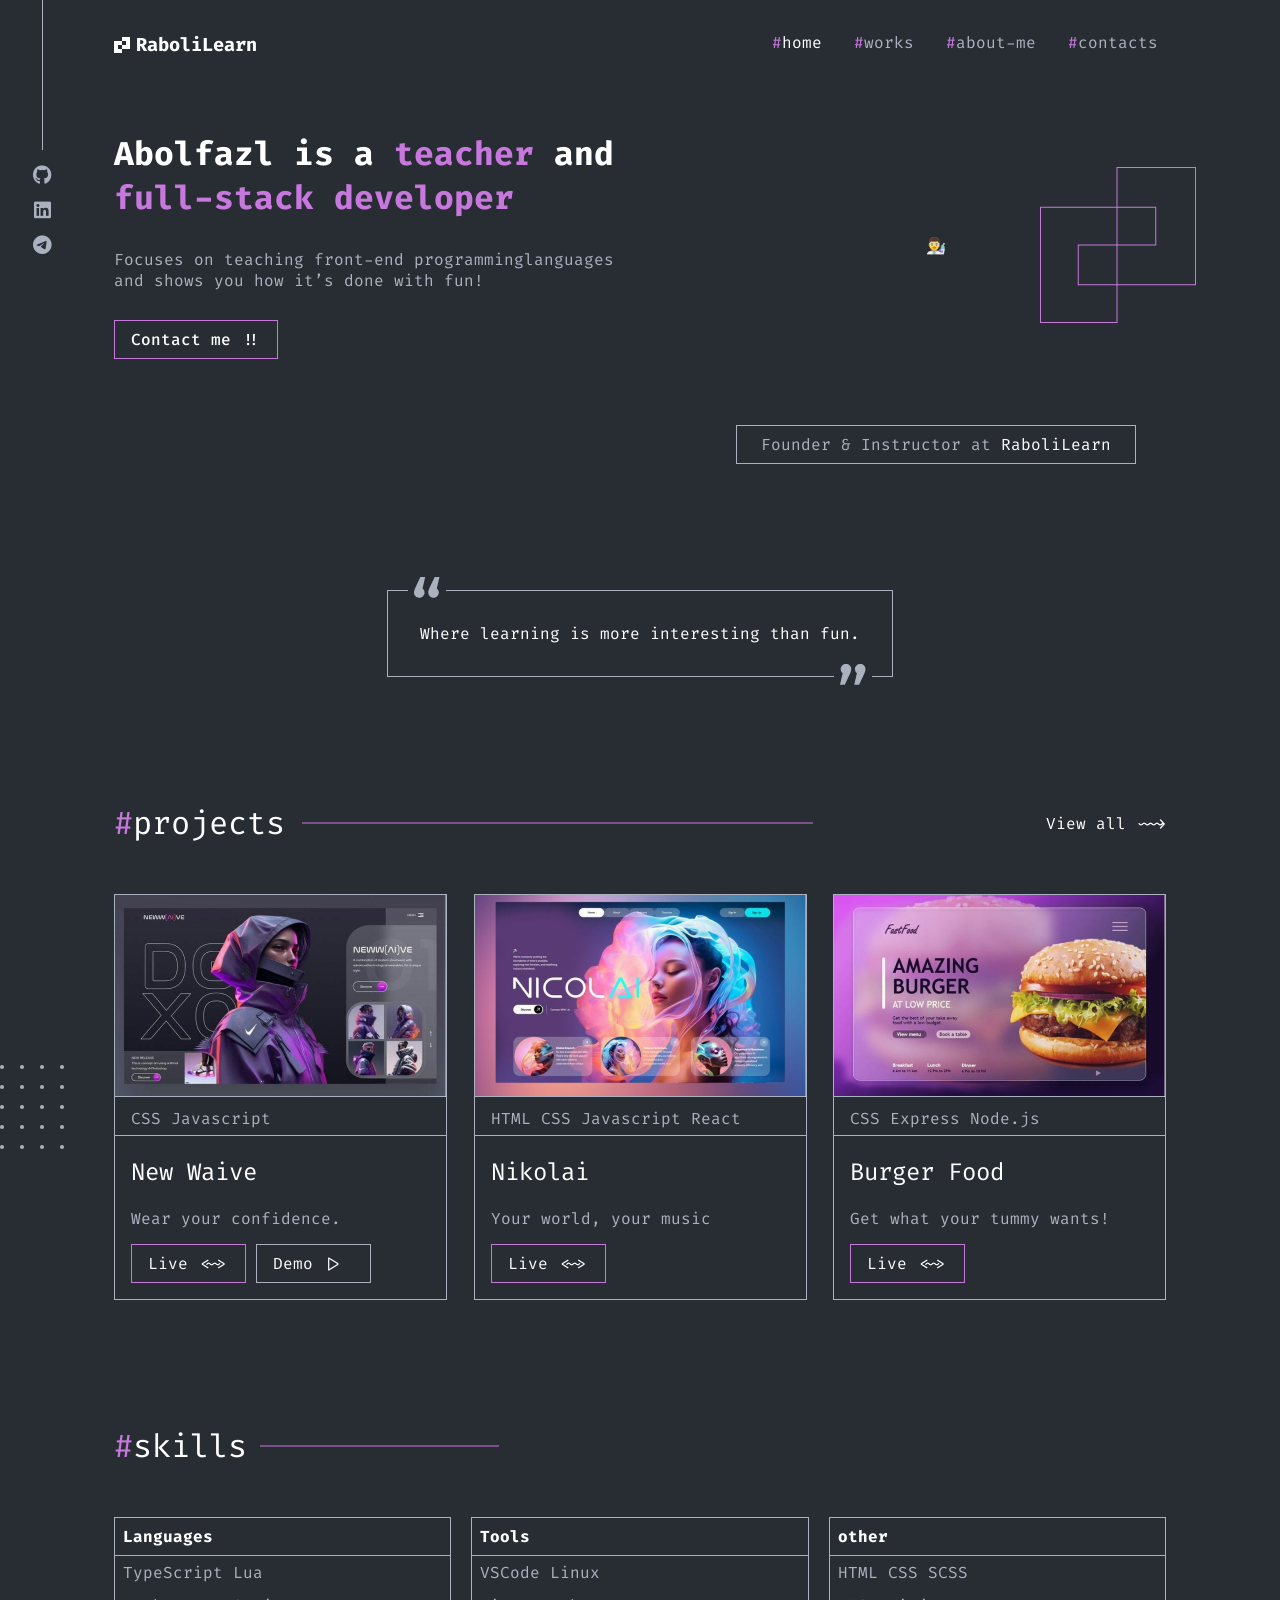
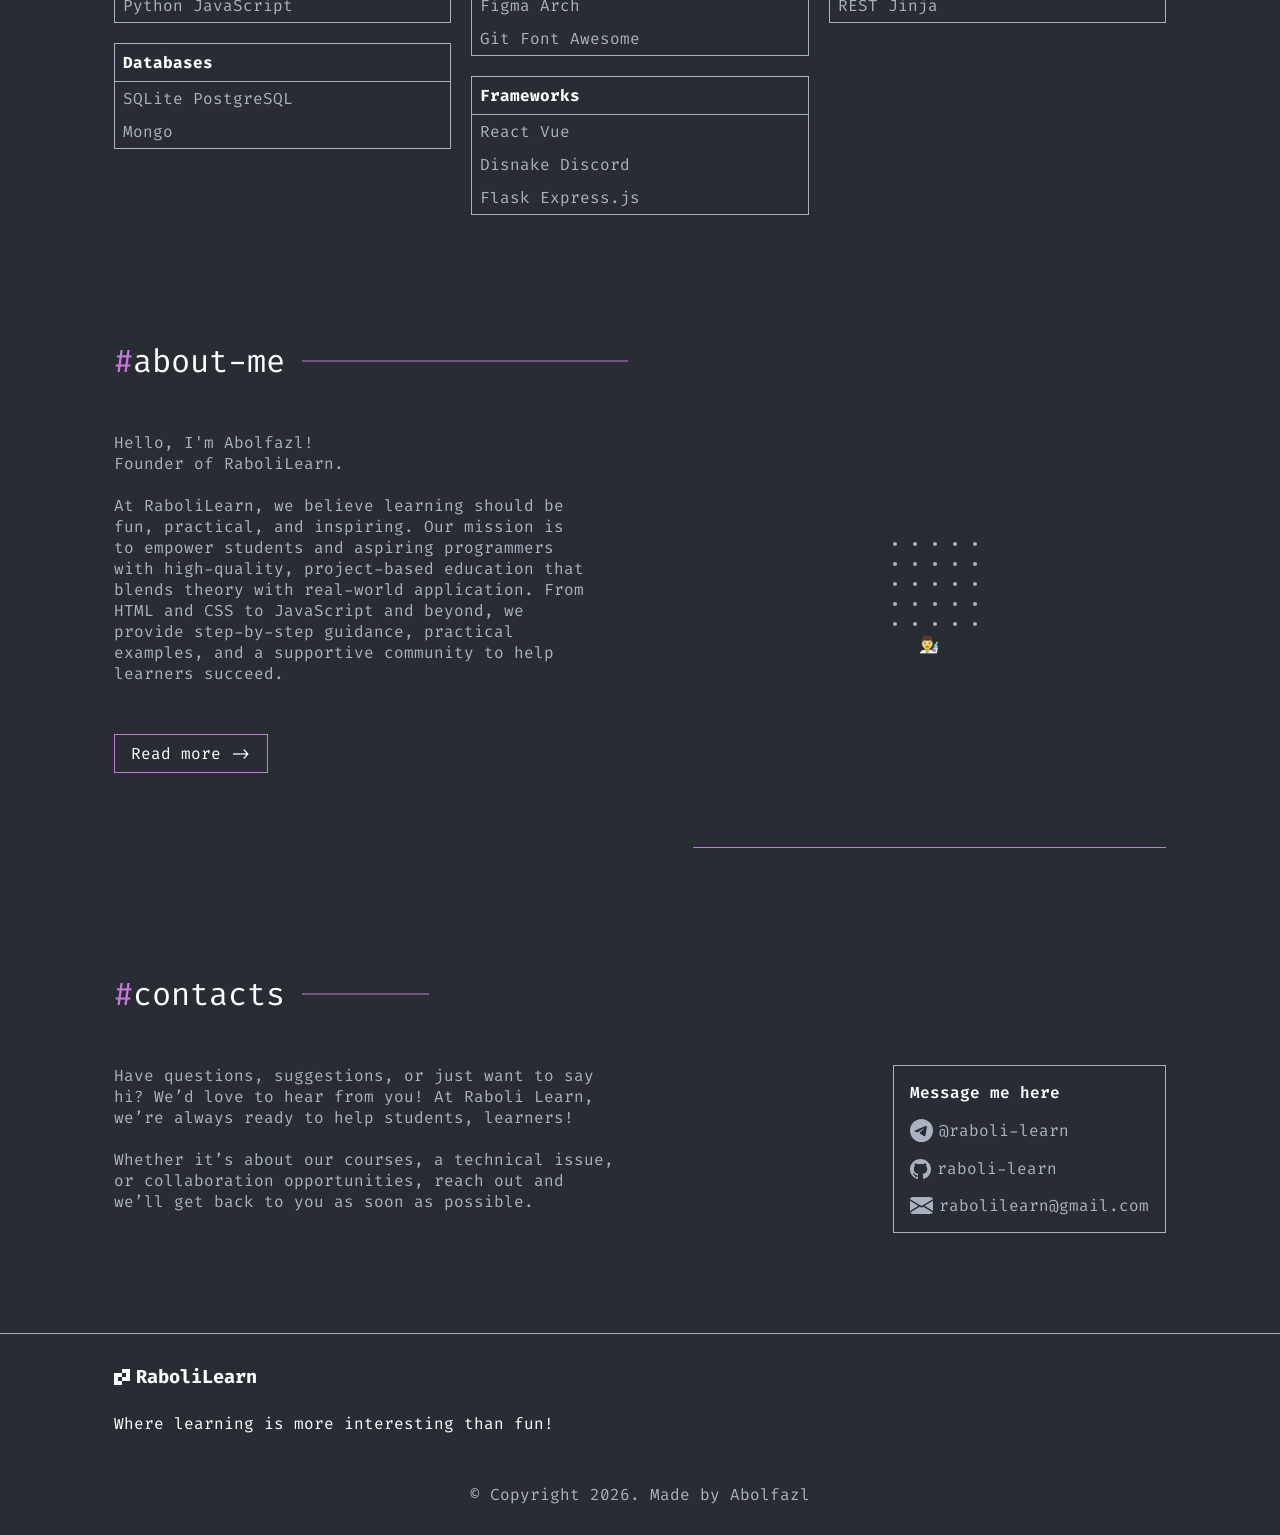
<file: index.html>
<!DOCTYPE html>
<html lang="en" scr>
  <head>
    <meta charset="UTF-8">
    <meta name="viewport" content="width=device-width, initial-scale=1.0">
    <title>Portfolio</title>
    <link rel="stylesheet" href="https://cdnjs.cloudflare.com/ajax/libs/font-awesome/6.5.2/css/all.min.css"
    crossorigin="anonymous" referrerpolicy="no-referrer">
    <link rel="stylesheet" href="./css/style.css">
    <link rel="stylesheet" href="./css/reset.css">
  </head>
  <body>
    <!--------------------------------header------------------------->
    <header class="main-header">
      <div class="main-container">
        <div class="logo-wrapper">
          <img src="./assets/images/Logo.png" alt="logo">
          <h3>RaboliLearn</h3>
        </div>
        <nav class="nav-container">
          <ul class="nav-list">
            <li>
              <a href="#" class="nav-links active">
                <span class="sharp">#</span>home
              </a>
            </li>
            <li>
              <a href="./pages/projects.html" class="nav-links">
                <span class="sharp">#</span>works
              </a>
            </li>
            <li>
              <a href="./pages/about.html" class="nav-links">
                <span class="sharp">#</span>about-me
              </a>
            </li>
            <li>
              <a href="./pages/contacts.html" class="nav-links">
                <span class="sharp">#</span>contacts
              </a>
            </li>
          </ul>
        </nav>
      </div>
      <div class="platforms">
        <div class="line"></div>
        <ul class="platforms-list">
          <li><a href="https://github.com/Raboli/"><i class="fa-brands fa-github"></i></a></li>
          <li><a href="https://www.linkedin.com/in/abolfazl-rabiei-b2b26b393/"><i class="fa-brands fa-linkedin"></i></a></li>
          <li><a href="https://t.me/AR_nokia"><i class="fa-brands fa-telegram"></i></a></li>
        </ul>
      </div>
    </header>
    <!-- -----------------------------main------------------------ -->
    <main>
      <div class="main-container">
        <div class="info-banner-container">
          <section class="info">
            <h2 class="banner-title">Abolfazl is a <span
                class="highlight">teacher</span> and <span
                class="highlight">full-stack developer</span>
            </h2>
            <p class="banner-text">
              Focuses on teaching front-end programminglanguages and shows you
              how
              it’s done with fun!
            </p>
            <a href="#" class="banner-link">Contact me !!</a>
          </section>
          <section class="pic">
            <p>👨‍🔬</p>
            <img src="./assets/images/shekl.png" alt="shekl">
            <div class="founder">
              Founder & Instructor at <span
                class="white-highlight">RaboliLearn</span>
            </div>
          </section>
        </div>
        <div class="quot">
          Where learning is more interesting than fun.
          <div class="quot-mark right"><img src="./assets/images/“.svg"
              alt></div>
          <div class="quot-mark left"><img src="./assets/images/“2.svg"
              alt></div>
        </div>
        <div class="projects-container" id="projects">
          <div class="projects-title">
            <p>projects</p>
            <a href="#" class="viewall">View all ~~></a>
          </div>
          <div class="projects">
            <section class="project">
              <img src="./assets/images/Rectangle 22.jpg" alt>
              <div class="ingradients">CSS Javascript</div>
              <div class="details">
                <h4>New Waive</h4>
                <p>Wear your confidence.</p>
                <a href="#" class="btn">Live <~></a>
                <a href="#" class="btn gray">Demo |></a>
              </div>
            </section>
            <section class="project">
              <img src="./assets/images/Rectangle 23.jpg" alt>
              <div class="ingradients">HTML CSS Javascript React</div>
              <div class="details">
                <h4>Nikolai</h4>
                <p>Your world, your music</p>
                <a href="#" class="btn">Live <~></a>
              </div>
            </section>
            <section class="project">
              <img src="./assets/images/Rectangle 24.jpg" alt>
              <div class="ingradients">CSS Express Node.js</div>
              <div class="details">
                <h4>Burger Food</h4>
                <p>Get what your tummy wants!</p>
                <a href="#" class="btn">Live <~></a>
              </div>
            </section>
          </div>
        </div>
        <p class="skills-title">skills</p>
        <div class="skills-container">
          <div class="column">
            <div class="skills">
              <h4 class="skill-field">Languages</h4>
              <p>TypeScript Lua</p>
              <p>Python JavaScript</p>
            </div>
            <div class="skills">
              <h4 class="skill-field">Databases</h4>
              <p>SQLite PostgreSQL</p>
              <p>Mongo</p>
            </div>
          </div>
          <div class="column">
            <div class="skills">
              <h4 class="skill-field">Tools</h4>
              <p>VSCode Linux</p>
              <p>Figma Arch</p>
              <p>Git Font Awesome</p>
            </div>
            <div class="skills">
              <h4 class="skill-field">Frameworks</h4>
              <p>React Vue</p>
              <p>Disnake Discord</p>
              <p>Flask Express.js</p>
            </div>
          </div>
          <div class="column">
            <div class="skills">
              <h4 class="skill-field">other</h4>
              <p>HTML CSS SCSS</p>
              <p>REST Jinja</p>
            </div>
          </div>
        </div>
        <div class="about-me-container" id="about-me">
          <div class="about-me-txt">
            <p class="about-me-title">about-me</p>
            <p class="about-me-detailes-first">
              Hello, I'm Abolfazl!<br>Founder of RaboliLearn.
            </p>
            <br>
            <p class="about-me-detailes-second">
              At RaboliLearn, we believe learning should be fun, practical, and
              inspiring. Our mission is to empower students and aspiring
              programmers with high-quality, project-based education that blends
              theory with real-world application. From HTML and CSS to
              JavaScript and beyond, we provide step-by-step guidance, practical
              examples, and a supportive community to help learners succeed.
            </p>
            <a href="#" class="more">Read more -></a>
          </div>
          <div class="about-me-pic">
            👨‍🔬
            <img src="./assets/images/Frame 29.svg" alt>
          </div>
        </div>
        <p class="contacts-title">contacts</p>
        <div class="contacts-container" id="contacts">
          <p class="contacts-txt">
            Have questions, suggestions, or just want to say hi? We’d love to
            hear from you! At Raboli Learn, we’re always ready to help students,
            learners!<br><br>

            Whether it’s about our courses, a technical issue, or collaboration
            opportunities, reach out and we’ll get back to you as soon as
            possible.
          </p>
          <div class="contacts-platform">
            <p class="h5">Message me here</p>
            <a class="contacts-id" href="https://t.me/AR_nokia"
              target="_blank"><img
                src="./assets/images/Vector.svg" class="icon"><span
                class="id">@raboli-learn</span></a>
            <a class="contacts-id" href="https://github.com/Raboli/"
              target="_blank"><img
                src="./assets/images/Vector-git.svg" class="icon" alt><span
                class="id">raboli-learn</span></a>
            <a class="contacts-id" href="mailto:Abol13871399@gmail.com"
              target="_blank"><img
                src="./assets/images/Vector-gmail.svg" alt><span
                class="id">rabolilearn@gmail.com</span></a>
          </div>
        </div>
      </div>
      <img src="./assets/images/Frame 29.svg" class="pattern">
    </main>
    <!-- -----------------------------footer---------------------- -->
    <footer>
      <div class="footer-container">
        <div class="logo-wrapper">
          <img src="./assets/images/Logo.png" alt="logo">
          <h3>RaboliLearn</h3>
        </div>
        <p class="sentence">Where learning is more interesting than fun!</p>
        <p class="copyright">© Copyright 2026. Made by Abolfazl</p>
      </div>
    </footer>
  </body>
</html>
</file>
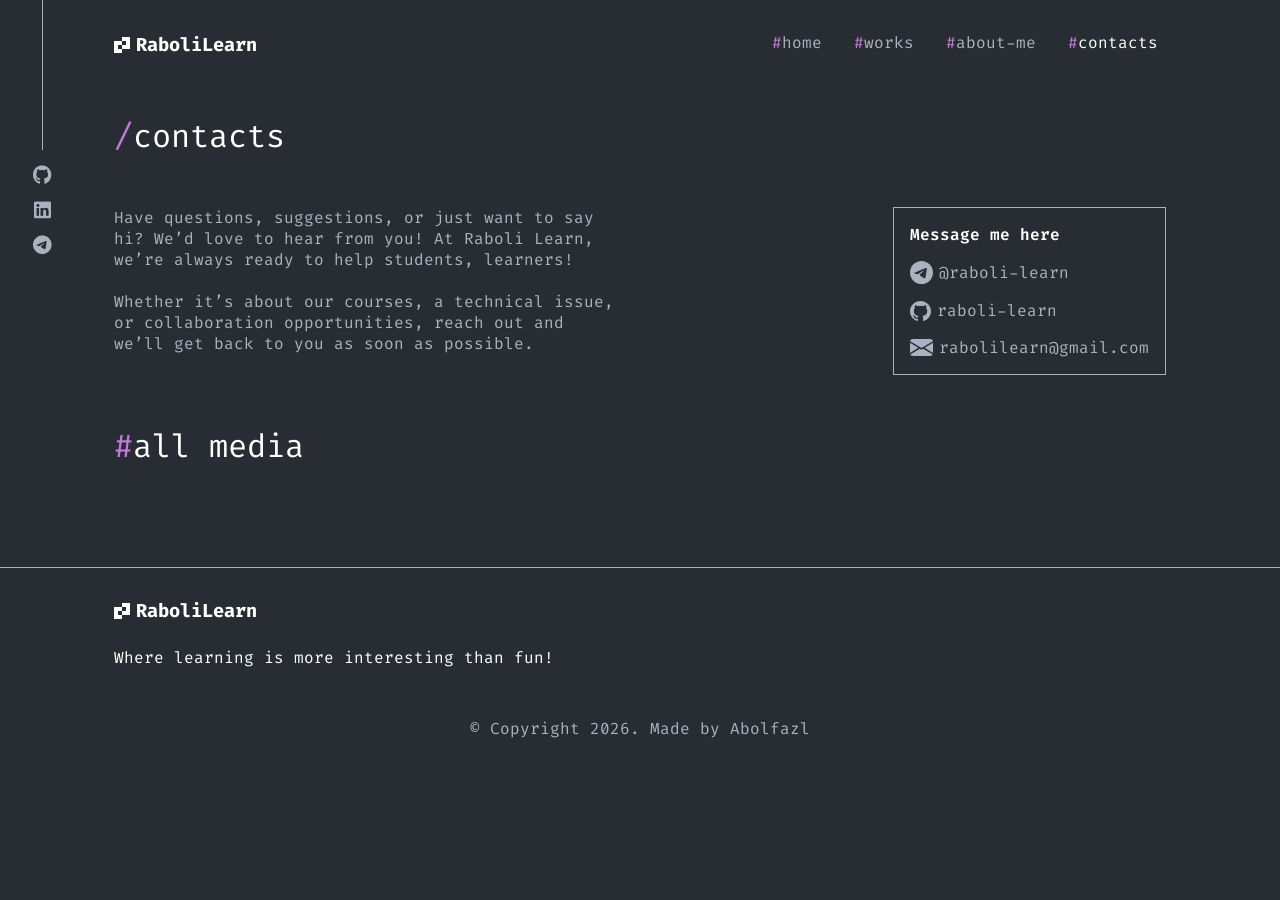
<file: pages/contacts.html>
<!DOCTYPE html>
<html lang="en">
  <head>
    <meta charset="UTF-8">
    <meta name="viewport" content="width=device-width, initial-scale=1.0">
    <title>Contacts</title>
    <link rel="stylesheet"
      href="https://cdnjs.cloudflare.com/ajax/libs/font-awesome/6.5.2/css/all.min.css"
      crossorigin="anonymous" referrerpolicy="no-referrer">
    <link rel="stylesheet" href="../css/contacts.css">
    <link rel="stylesheet" href="../css/reset.css">
    <link rel="stylesheet" href="../css/common.css">
  </head>
  <body>
    <header class="main-header">
      <div class="main-container">
        <div class="logo-wrapper">
          <img src="../assets/images/Logo.png" alt="logo">
          <h3>RaboliLearn</h3>
        </div>
        <nav class="nav-container">
          <ul class="nav-list">
            <li>
              <a href="../index.html" class="nav-links">
                <span class="sharp">#</span>home
              </a>
            </li>
            <li>
              <a href="projects.html" class="nav-links">
                <span class="sharp">#</span>works
              </a>
            </li>
            <li>
              <a href="about.html" class="nav-links">
                <span class="sharp">#</span>about-me
              </a>
            </li>
            <li>
              <a href="#" class="nav-links active">
                <span class="sharp">#</span>contacts
              </a>
            </li>
          </ul>
        </nav>
      </div>
      <div class="platforms">
        <div class="line"></div>
        <ul class="platforms-list">
          <li><a href="https://github.com/Raboli/"><i
                class="fa-brands fa-github"></i></a></li>
          <li><a
              href="https://www.linkedin.com/in/abolfazl-rabiei-b2b26b393/"><i
                class="fa-brands fa-linkedin"></i></a></li>
          <li><a href="https://t.me/AR_nokia"><i
                class="fa-brands fa-telegram"></i></a></li>
        </ul>
      </div>
    </header>
    <main>
      <div class="main-container">
        <p class="contacts-title">contacts</p>
        <div class="contacts-container" id="contacts">
          <p class="contacts-txt">
            Have questions, suggestions, or just want to say hi? We’d love to
            hear from you! At Raboli Learn, we’re always ready to help students,
            learners!<br><br>

            Whether it’s about our courses, a technical issue, or collaboration
            opportunities, reach out and we’ll get back to you as soon as
            possible.
          </p>
          <div class="contacts-platform">
            <p class="h5">Message me here</p>
            <a class="contacts-id" href="https://t.me/AR_nokia"
              target="_blank"><img
                src="../assets/images/Vector.svg" class="icon"><span
                class="id">@raboli-learn</span></a>
            <a class="contacts-id" href="https://github.com/Raboli/"
              target="_blank"><img
                src="../assets/images/Vector-git.svg" class="icon" alt><span
                class="id">raboli-learn</span></a>
            <a class="contacts-id" href="mailto:Abol13871399@gmail.com"
              target="_blank"><img
                src="../assets/images/Vector-gmail.svg" alt><span
                class="id">rabolilearn@gmail.com</span></a>
          </div>
        </div>
        <p class="contacts-title sharp">all media</p>
      </div>
    </main>
    <footer>
      <div class="footer-container">
        <div class="logo-wrapper">
          <img src="../assets/images/Logo.png" alt="logo">
          <h3>RaboliLearn</h3>
        </div>
        <p class="sentence">Where learning is more interesting than fun!</p>
        <p class="copyright">© Copyright 2026. Made by Abolfazl</p>
      </div>
    </footer>
  </body>
</html>
</file>
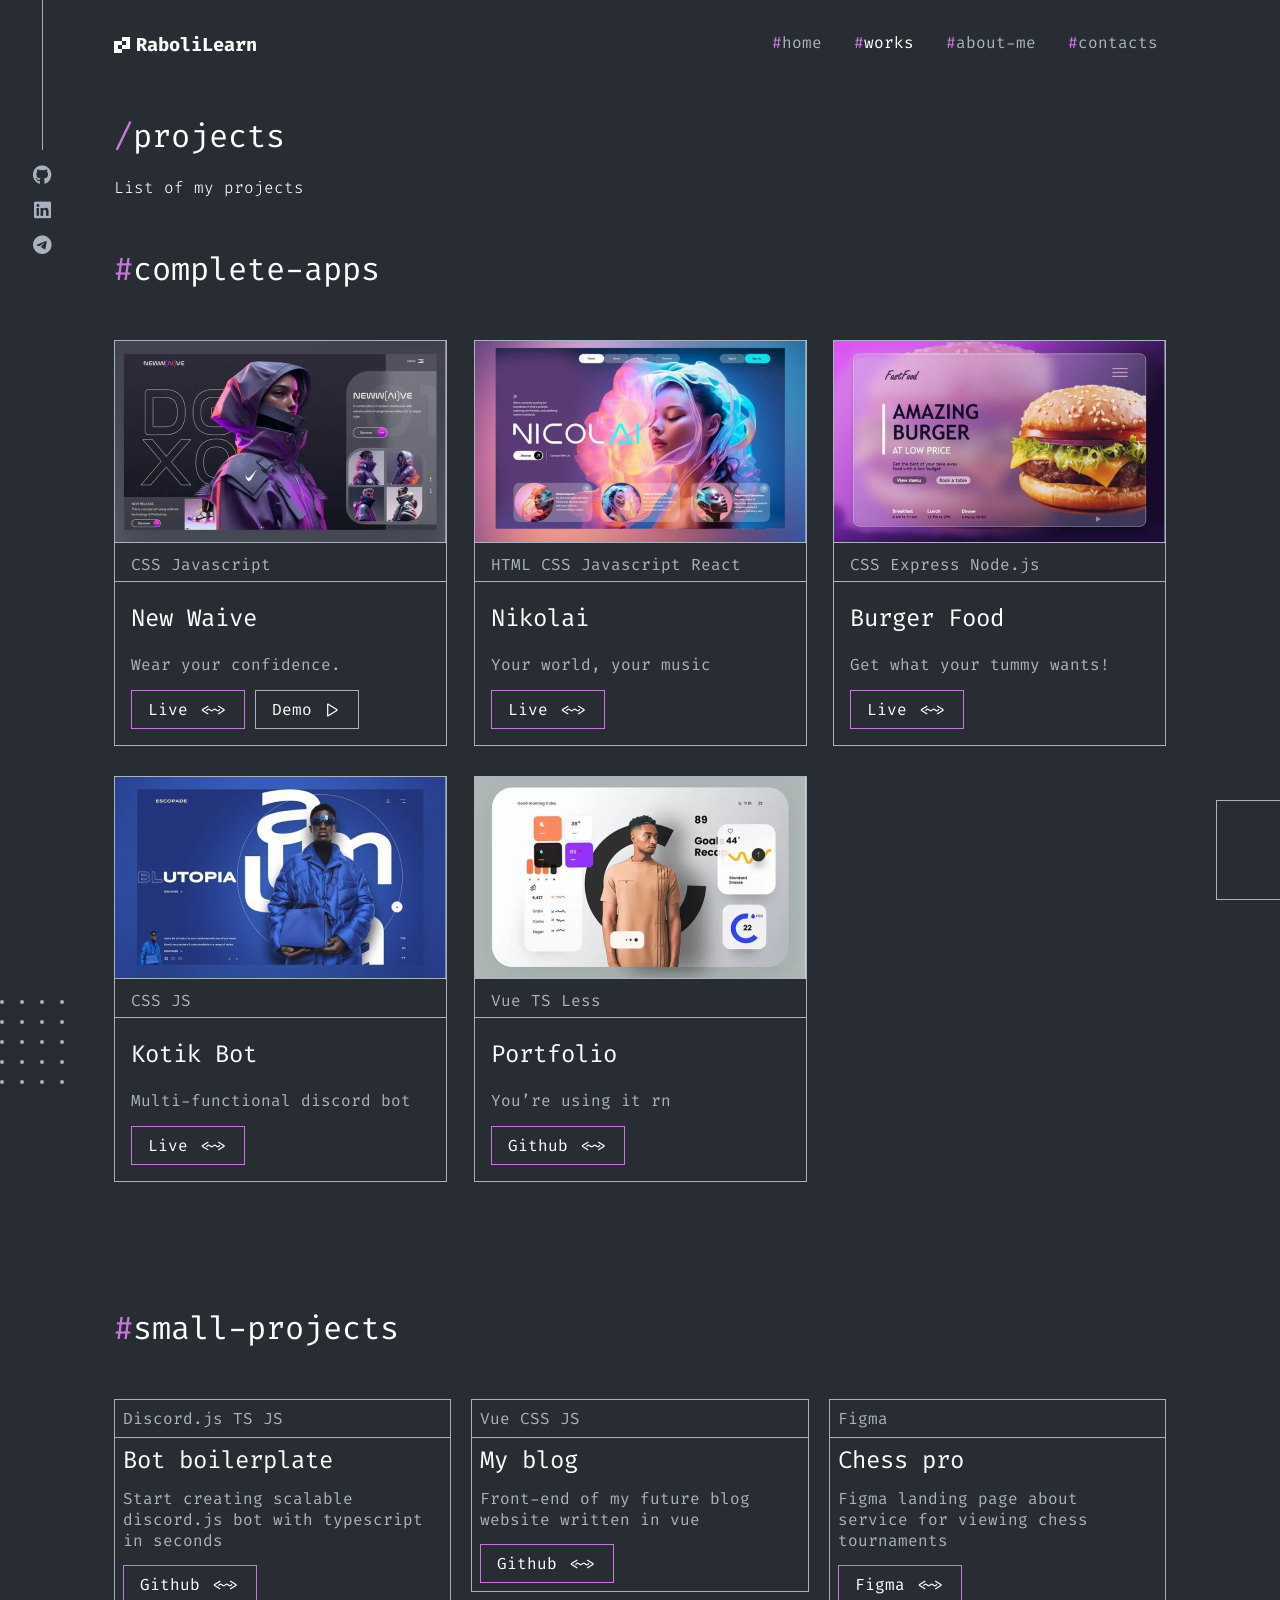
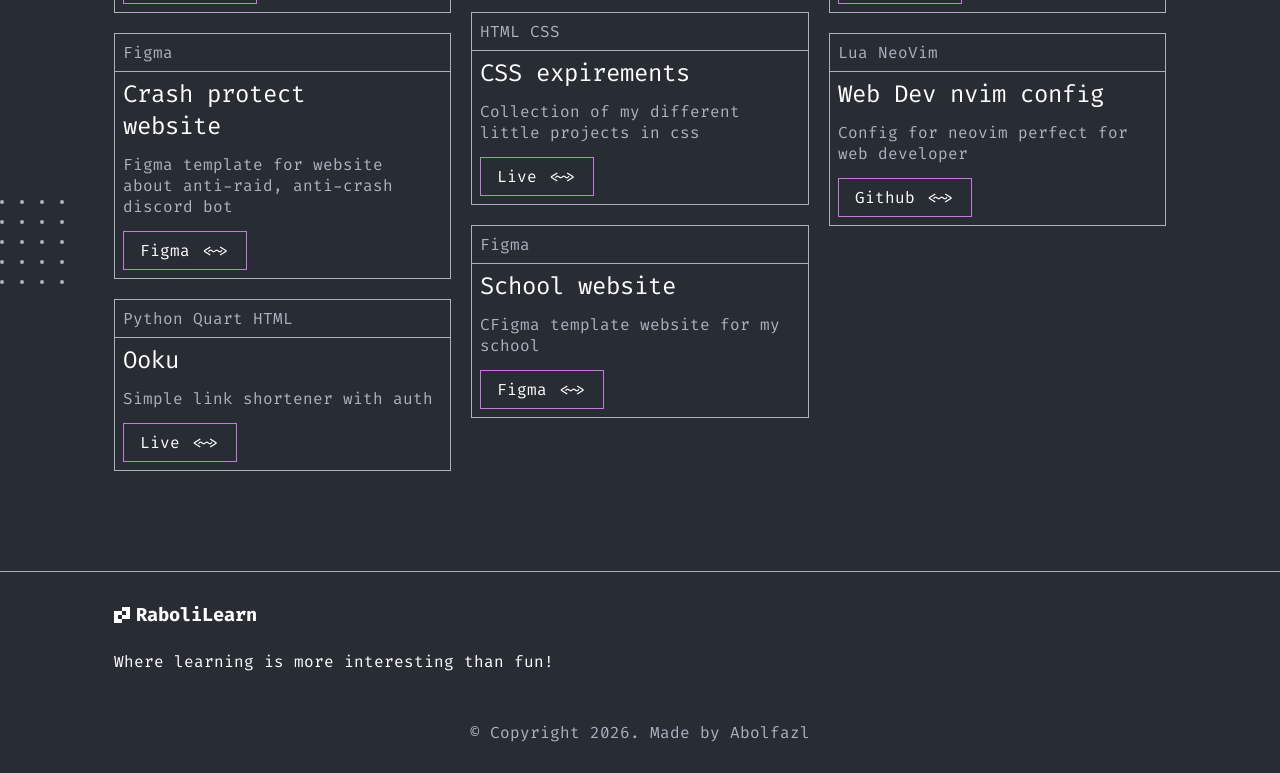
<file: pages/projects.html>
<!DOCTYPE html>
<html lang="en">
  <head>
    <meta charset="UTF-8">
    <meta name="viewport" content="width=device-width, initial-scale=1.0">
    <title>Projects</title>
    <link rel="stylesheet"
      href="https://cdnjs.cloudflare.com/ajax/libs/font-awesome/6.5.2/css/all.min.css"
      crossorigin="anonymous" referrerpolicy="no-referrer">
    <link rel="stylesheet" href="../css/projects.css">
    <link rel="stylesheet" href="../css/reset.css">
    <link rel="stylesheet" href="../css/common.css">
    <link rel="icon" href="../assets/images/">
  </head>
  <body>
    <header class="main-header">
      <div class="main-container">
        <div class="logo-wrapper">
          <img src="../assets/images/Logo.png" alt="logo">
          <h3>RaboliLearn</h3>
        </div>
        <nav class="nav-container">
          <ul class="nav-list">
            <li>
              <a href="../index.html" class="nav-links">
                <span class="sharp">#</span>home
              </a>
            </li>
            <li>
              <a href="#" class="nav-links active">
                <span class="sharp">#</span>works
              </a>
            </li>
            <li>
              <a href="about.html" class="nav-links">
                <span class="sharp">#</span>about-me
              </a>
            </li>
            <li>
              <a href="contacts.html" class="nav-links">
                <span class="sharp">#</span>contacts
              </a>
            </li>
          </ul>
        </nav>
      </div>
      <div class="platforms">
        <div class="line"></div>
        <ul class="platforms-list">
          <li><a href="https://github.com/Raboli/"><i
                class="fa-brands fa-github"></i></a></li>
          <li><a
              href="https://www.linkedin.com/in/abolfazl-rabiei-b2b26b393/"><i
                class="fa-brands fa-linkedin"></i></a></li>
          <li><a href="https://t.me/AR_nokia"><i
                class="fa-brands fa-telegram"></i></a></li>
        </ul>
      </div>
    </header>
    <main>
      <div class="main-container">
        <div class="projects-container" id="projects">
          <div class="projects-title">
            <p class="title">projects</p>
            <p class="more">List of my projects</p>
          </div>
          <div class="projects-title">
            <p class="title hashtag">complete-apps</p>
          </div>
          <div class="projects">
            <section class="project">
              <img src="../assets/images/Rectangle 22.jpg" alt>
              <div class="ingradients">CSS Javascript</div>
              <div class="details">
                <h4>New Waive</h4>
                <p>Wear your confidence.</p>
                <a href="#" class="btn">Live <~></a>
                <a href="#" class="btn gray">Demo |></a>
              </div>
            </section>
            <section class="project">
              <img src="../assets/images/Rectangle 23.jpg" alt>
              <div class="ingradients">HTML CSS Javascript React</div>
              <div class="details">
                <h4>Nikolai</h4>
                <p>Your world, your music</p>
                <a href="#" class="btn">Live <~></a>
              </div>
            </section>
            <section class="project">
              <img src="../assets/images/Rectangle 24.jpg" alt>
              <div class="ingradients">CSS Express Node.js</div>
              <div class="details">
                <h4>Burger Food</h4>
                <p>Get what your tummy wants!</p>
                <a href="#" class="btn">Live <~></a>
              </div>
            </section>
          </div>
          <div class="projects second">
            <section class="project">
              <img src="../assets/images/Rectangle 25.jpg" alt>
              <div class="ingradients">CSS JS</div>
              <div class="details">
                <h4>Kotik Bot</h4>
                <p>Multi-functional discord bot</p>
                <a href="#" class="btn">Live <~></a>
              </div>
            </section>
            <section class="project">
              <img src="../assets/images/Rectangle 26.jpg" alt>
              <div class="ingradients">Vue TS Less</div>
              <div class="details">
                <h4>Portfolio</h4>
                <p>You’re using it rn</p>
                <a href="#" class="btn">Github <~></a>
              </div>
            </section>
            <section class="project hidden">
              <img src="../assets/images/Rectangle 23.jpg" alt>
              <div class="ingradients">HTML CSS Javascript React</div>
              <div class="details">
                <h4>Nikolai</h4>
                <p>Your world, your music</p>
                <a href="#" class="btn">Live <~></a>
              </div>
            </section>
          </div>
        </div>
        <p class="skills-title">small-projects</p>
        <div class="skills-container">
          <div class="column">
            <div class="skills">
              <p class="skill-field">Discord.js TS JS</p>
              <p>Bot boilerplate</p>
              <p>Start creating scalable discord.js bot with typescript in
                seconds</p>
              <a href="#" class="btn">Github <~></a>
            </div>
            <div class="skills">
              <p class="skill-field">Figma</p>
              <p>Crash protect website</p>
              <p>Figma template for website about anti-raid, anti-crash discord
                bot</p>
              <a href="#" class="btn">Figma <~></a>
            </div>
            <div class="skills">
              <p class="skill-field">Python Quart HTML</p>
              <p>Ooku</p>
              <p>Simple link shortener with auth</p>
              <a href="#" class="btn">Live <~></a>
            </div>
          </div>
          <div class="column">
            <div class="skills">
              <p class="skill-field">Vue CSS JS</p>
              <p>My blog</p>
              <p>Front-end of my future blog website written in vue</p>
              <a href="#" class="btn">Github <~></a>
            </div>
            <div class="skills">
              <p class="skill-field">HTML CSS</p>
              <p>CSS expirements</p>
              <p>Collection of my different little projects in css</p>
              <a href="#" class="btn">Live <~></a>
            </div>
            <div class="skills">
              <p class="skill-field">Figma</p>
              <p>School website</p>
              <p>CFigma template website for my school</p>
              <a href="#" class="btn">Figma <~></a>
            </div>
          </div>
          <div class="column">
            <div class="skills">
              <p class="skill-field">Figma</p>
              <p>Chess pro</p>
              <p>Figma landing page about service for viewing chess
                tournaments</p>
              <a href="#" class="btn">Figma <~></a>
            </div>
            <div class="skills">
              <p class="skill-field">Lua NeoVim</p>
              <p>Web Dev nvim config</p>
              <p>Config for neovim perfect for web developer</p>
              <a href="#" class="btn">Github <~></a>
            </div>
          </div>
        </div>
      </div>
      <img src="../assets/images/Frame 29.svg" class="pattern">
      <img src="../assets/images/Frame 29.svg" class="pattern">
      <div class="pattern square"></div>
    </main>
    <footer>
      <div class="footer-container">
        <div class="logo-wrapper">
          <img src="../assets/images/Logo.png" alt="logo">
          <h3>RaboliLearn</h3>
        </div>
        <p class="sentence">Where learning is more interesting than fun!</p>
        <p class="copyright">© Copyright 2026. Made by Abolfazl</p>
      </div>
    </footer>
  </body>
</html>
</file>
<file: css/style.css>
/*********************header***********************/

.main-header{
  position: sticky;
  top: 0;
  background: #282C33;
  z-index: 100;
  box-shadow: 1px 3px 10px transparent;
  overflow: hidden;
}

.main-header .main-container{
  display: flex;
  padding: 32px 0 8px 0;
  justify-content: space-between;
  max-width: 1052px;
  margin: 0 auto;
}


.main-header .logo-wrapper{
  display: flex;
  align-items: center;
  gap: 6px;
}

.main-header .logo-wrapper h3{
  font-weight: 700;
}

.nav-container .nav-list{
  display: flex;
  gap: 16px;
}

.nav-container .nav-list li .nav-links{
  color: #ABB2BF;
  padding: 0 8px;
}

.nav-container .nav-list li .nav-links.active{
  /* دقت کن که بین دات نولینک و دات اکتیو هیچ فاصله ای وجود نداره! */
  color: #fff;
}

.nav-container .nav-list li .nav-links:hover{
  color: #fff;
}

.nav-container .nav-list .nav-links .sharp{
  color: #C778DD;
}

/*****************main*******************/
main{
  /* padding-top: 100px; */
  position: relative;
}

main .main-container{
  max-width: 1052px;
  margin: 0 auto;
}

main .main-container .info-banner-container{
  display: flex;
  align-items: center;
  justify-content: space-between;
}

main .main-container .info-banner-container .info{
  width: 537px;
}
main .main-container .info-banner-container .pic{
  width: 460px;
  height: 360px;
  display: flex;
  align-items: center;
  justify-content: center;
}

/* info */

.info{
  display: flex;
  flex-direction: column;
  justify-content: space-between;
  align-items: start;
  height: 227px;
}

.info .banner-title{
  font-size: 33px;
}

.info .banner-title .highlight{
  color: #C778DD;
}

.info .banner-text{
  color: #ABB2BF;
  font-weight: 400;
}

.info .banner-link{
  padding: 8px 16px;
  border: 1px solid #C778DD;
  font-weight: 500;
}

.info .banner-link:hover{
  background: #C778DD20;
}

/***************info pic******************/

.pic{
  position: relative;
}
.pic img{
  position: absolute;
  right: -30px;
}

.pic .founder{
  position: absolute;
  top: 100%;
  border: 1px solid #ABB2BF;
  color: #ABB2BF;
  padding: 8px 24px;
}

.pic .founder .white-highlight{
  color: #fff;
}

/* qout */

.quot{
  border: 1px solid #ABB2BF;
  padding: 32px;
  width: fit-content;
  position: relative;
  margin: 165px auto 125px auto;
}

.quot .quot-mark{
  position: absolute;
  padding: 6px;
  background: #282C33;
}

.quot .quot-mark.right{
  right: 20px;
  bottom: -20px;
}

.quot .quot-mark.left{
  left: 20px;
  top: -20px;
}

/* projects header*/

.projects-container .projects-title{
  display: flex;
  align-items: center;
  justify-content: space-between;
}

.projects-title .viewall{transition: all 0.2s;}

.projects-title .viewall:hover{
  color: #ffffff90;
}

.projects-container .projects-title p{
  font-size: 2rem;
  position: relative;
}

.projects-container .projects-title p::before{
  content: "#";
  color: #C778DD;
}

.projects-container .projects-title p::after{
  content: "";
  height: 1px;
  width: 511px;
  background-color: #C778DD;
  position: absolute;
  transform: translateY(-50%);
  top: 50%;
  left: 110%;
}

/* projects content */

.projects{
  margin-top: 50px;
  display: flex;
  justify-content: space-between;
  flex-wrap: wrap;
}

.projects .project{
  border: 1px solid #ABB2BF;
}

.projects .project .ingradients{
  padding: 6px 16px;
  font-weight: 400;
  color: #ABB2BF;
  border-bottom: 1px solid #ABB2BF;
}

.projects .project .details{
  padding: 20px 16px 16px 16px;
}

.projects .project .details h4{
  font-weight:normal;
  font-size: 1.5rem;
  margin-bottom: 20px;
}

.projects .project .details p{
  color: #ABB2BF;
  font-weight: 400;
  margin-bottom: 15px;
}

.projects .project .details .btn{
  display: inline-block;
  padding: 8px 16px;
  border: 1px solid #C778DD;
  width: 115px;
}

.projects .project .details .btn:hover{
  background: #C778DD20;
}

.projects .project .details .btn.gray{
  border-color: #ABB2BF;
}

.projects .project .details .btn.gray:hover{
  background: #ABB2BF20;
}

/* skills header*/

.skills-title{
  font-size: 2rem;
  position: relative;
  width: fit-content;
  margin-top: 125px;
}

.skills-title::before{
  content: "#";
  color: #C778DD;
}

.skills-title::after{
  content: "";
  height: 1px;
  width: 239px;
  top: 50%;
  left: 110%;
  position: absolute;
  background: #C778DD;
  transform: translateY(-50%);
  /* اون ترنسلیت منفی پنجاه درصد رو اگر بهش ندی دقیق دقیق وسط نمیفته و یک پیکسل پایین تره! */
}

/* skills content */

.skills-container{
  display: flex;
  gap: 20px;
  margin-top: 50px;
}

.skills-container .column{
  width: 100%;
  display: flex;
  flex-direction: column;
  gap: 20px;
}

.skills-container .column .skills{
  border: 1px solid #ABB2BF;
}

.skills-container .column .skills h4{
  border-bottom: 1px solid #ABB2BF;
  padding: 8px;
}

.skills-container .column .skills p{
  padding: 6px 8px;
  color: #ABB2BF;
}

/**********************about me***********************88*/

/* about me txt */

.about-me-txt .about-me-title{
  margin-bottom: 50px;
  font-size: 2rem;
  position: relative;
  width: fit-content;
}

.about-me-txt .about-me-title::before{
  content: "#";
  color: #C778DD;
}

.about-me-txt .about-me-title::after{
  content: "";
  position: absolute;
  left: 110%;
  top: 50%;
  transform: translateY(-50%);
  height: 1px;
  width: 326px;
  background: #C778DD;
  /* چرا بدون پوزیشن کار نمیکنه؟ چون بدون پوزیشن اینلاین لول هست پس عرض و ارتفاع نمیگیره ! */
}

.about-me-txt{
  width: 45%;
  align-self: flex-start;
}

.about-me-txt .about-me-detailes-first,
.about-me-txt .about-me-detailes-second{
  color: #ABB2BF;
}

.about-me-txt .more{
  margin-top: 50px;
  border: 1px solid #C778DD;
  padding: 8px 16px;
  display: inline-block;
}

.about-me-txt .more:hover{
  background: #C778DD20;
}

.about-me-container{
  display: flex;
  margin-top: 125px;
  justify-content: space-between;
  height: 508px;}

.about-me-container .about-me-pic{
  width: 45%;
  display: flex;
  align-items: center;
  justify-content: center;
  height: 80%;
  align-self: flex-end;
  position: relative;
  border-bottom: 1px solid #C778DD;
}

.about-me-container .about-me-pic img{
  position: absolute;
  top: 100px;
  left: 200px;
}

/******************************contacts****************************/

.contacts-title{
  position: relative;
  font-size: 2rem;
  margin-top: 125px;
  width: fit-content;
}

.contacts-title::before{
  content: "#";
  color: #C778DD;
}

.contacts-title::after{
  position: absolute;
  content: "";
  height: 1px;
  width: 127px;
  background: #C778DD;
  left: 110%;
  top: 50%;
  transform: translateY(-50%);
}

/* contacts container (text and box) */

.contacts-container{
  display: flex;
  justify-content: space-between;
  margin-top: 50px;
}

.contacts-container .contacts-txt{
  color: #ABB2BF;
  width: 505px;
}

.contacts-container .contacts-platform{
  padding: 1rem;
  border: 1px solid #ABB2BF;
}

.contacts-container .contacts-platform .h5{
  font-weight: 600;
}

.contacts-container .contacts-platform .contacts-id{
  margin-top: 16px;
  display: flex;
  align-items: center;
  gap: 6px;
  color: #ABB2BF;
}

.contacts-container .contacts-platform .contacts-id:hover{
  color: #fff;
}

/******************************footer********************************/

footer .footer-container{
  max-width: 1052px;
  margin: 0 auto;
  padding: 30px 0;
}

footer{
  margin-top: 100px;
  border-top: 1px solid #ABB2BF;
}

/* footer content */

.footer-container .logo-wrapper{
  display: flex;
  gap: 6px;
  align-items: center;
}

.footer-container .sentence{
  margin-top: 24px;
  font-weight: 400;
}

.footer-container .copyright{
  margin-top: 50px;
  text-align: center;
  color: #ABB2BF;
}

header .platforms{
  position: fixed;
  z-index: 1500;
  display: flex;
  align-items: center;
  flex-direction: column;
  top: 0;
  left: 30px;
  background: #282C33;
}

header .platforms .line{
  width: 1px;
  background: #ABB2BF;
  height: 150px;
  margin-bottom: 10px;
}

header .platforms .platforms-list{
  display: flex;
  flex-direction: column;
  align-items: center;
  gap: 10px;
  list-style: none;
  font-size: 1.2rem;
  color: #ABB2BF;
  padding: 3px;
}

header .platforms .platforms-list li a:hover{
  color: #fff;
}

main .pattern{
  position: absolute;
  left: -20px;
  top: 1000px;
}
</file>
<file: css/contacts.css>
/******************************contacts****************************/

.contacts-title{
  position: relative;
  font-size: 2rem;
  margin-top: 50px;
  width: fit-content;
}

.contacts-title::before{
  content: "/";
  color: #C778DD;
}

.contacts-title.sharp::before{
  content: "#";
  color: #C778DD;
}

/* contacts container (text and box) */

.contacts-container{
  display: flex;
  justify-content: space-between;
  margin-top: 50px;
}

.contacts-container .contacts-txt{
  color: #ABB2BF;
  width: 505px;
}

.contacts-container .contacts-platform{
  padding: 1rem;
  border: 1px solid #ABB2BF;
}

.contacts-container .contacts-platform .h5{
  font-weight: 600;
}

.contacts-container .contacts-platform .contacts-id{
  margin-top: 16px;
  display: flex;
  align-items: center;
  gap: 6px;
  color: #ABB2BF;
}

.contacts-container .contacts-platform .contacts-id:hover{
  color: #fff;
}
</file>
<file: css/common.css>
/*********************header***********************/

.main-header{
  /* position: fixed;
  width: 100%;
  background: #282C33;
  z-index: 100; */
  position: sticky;
  top: 0;
  background: #282C33;
  z-index: 100;
}

.main-header .main-container{
  display: flex;
  padding: 32px 0 8px 0;
  justify-content: space-between;
  max-width: 1052px;
  margin: 0 auto;
}


.main-header .logo-wrapper{
  display: flex;
  align-items: center;
  gap: 6px;
}

.main-header .logo-wrapper h3{
  font-weight: 700;
}

.nav-container .nav-list{
  display: flex;
  gap: 16px;
}

.nav-container .nav-list li .nav-links{
  color: #ABB2BF;
  padding: 0 8px;
}

.nav-container .nav-list li .nav-links.active{
  /* دقت کن که بین دات نولینک و دات اکتیو هیچ فاصله ای وجود نداره! */
  color: #fff;
}

.nav-container .nav-list li .nav-links:hover{
  color: #fff;
}

.nav-container .nav-list .nav-links .sharp{
  color: #C778DD;
}

header .platforms{
  position: fixed;
  z-index: 1500;
  display: flex;
  align-items: center;
  flex-direction: column;
  top: 0;
  left: 30px;
  background: #282C33;
}

header .platforms .line{
  width: 1px;
  background: #ABB2BF;
  height: 150px;
  margin-bottom: 10px;
}

header .platforms .platforms-list{
  display: flex;
  flex-direction: column;
  align-items: center;
  gap: 10px;
  list-style: none;
  font-size: 1.2rem;
  color: #ABB2BF;
  padding: 3px;
}

header .platforms .platforms-list li a:hover{
  color: #fff;
}

/* container asli main */

main .main-container{
  max-width: 1052px;
  margin: 0 auto;
}

/******************************footer********************************/

footer .footer-container{
  max-width: 1052px;
  margin: 0 auto;
  padding: 30px 0;
}

footer{
  margin-top: 100px;
  border-top: 1px solid #ABB2BF;
}

/* footer content */

.footer-container .logo-wrapper{
  display: flex;
  gap: 6px;
  align-items: center;
}

.footer-container .logo-wrapper{
  
}

.footer-container .sentence{
  margin-top: 24px;
  font-weight: 400;
}

.footer-container .copyright{
  margin-top: 50px;
  text-align: center;
  color: #ABB2BF;
}

/* patterns */

main .pattern{
  position: absolute;
  left: -20px;
  top: 1000px;
  z-index: 99;
}

main .pattern:nth-of-type(2){
  top: 1800px;
}

main .pattern.square{
  width: 100px;
  height: 100px;
  border: 1px solid #ABB2BF;
  left: 95%;
  top: 800px;
}
</file>
<file: css/projects.css>
.projects-container .projects-title .title{
  font-size: 2rem;
  position: relative;
  margin-top: 50px;
  margin-bottom: 20px;
}

.projects-container .projects-title .title::before{
  content: "/";
  color: #C778DD;
}

.projects-container .projects-title .title.hashtag::before{
  content: "#";
  color: #C778DD;
}

.projects-container .projects-title .more{
  margin-top: 8px;
  font-weight: 200;
}

/* projects content */

.projects{
  margin-top: 50px;
  display: flex;
  justify-content: space-between;
  flex-wrap: wrap;
}

.projects.second{
  margin-top: 30px;
}

.projects .project.hidden{
  visibility: hidden;
}

.projects .project{
  border: 1px solid #ABB2BF;
}

.projects .project .ingradients{
  padding: 6px 16px;
  font-weight: 400;
  color: #ABB2BF;
  border-bottom: 1px solid #ABB2BF;
}

.projects .project .details{
  padding: 20px 16px 16px 16px;
}

.projects .project .details h4{
  font-weight:normal;
  font-size: 1.5rem;
  margin-bottom: 20px;
}

.projects .project .details p{
  color: #ABB2BF;
  font-weight: 400;
  margin-bottom: 15px;
}

.projects .project .details .btn{
  display: inline-block;
  padding: 8px 16px;
  border: 1px solid #C778DD;
  width: fit-content;
}

.projects .project .details .btn:hover{
  background: #C778DD20;
}

.projects .project .details .btn.gray{
  border-color: #ABB2BF;
}

.projects .project .details .btn.gray:hover{
  background: #ABB2BF20;
}

/* skills header*/

.skills-title{
  font-size: 2rem;
  position: relative;
  width: fit-content;
  margin-top: 125px;
}

.skills-title::before{
  content: "#";
  color: #C778DD;
}

/* skills content */

.skills-container{
  display: flex;
  gap: 20px;
  margin-top: 50px;
}

.skills-container .column{
  width: 100%;
  display: flex;
  flex-direction: column;
  gap: 20px;
}

.skills-container .column .skills{
  border: 1px solid #ABB2BF;
}

.skills-container .column .skills .skill-field{
  border-bottom: 1px solid #ABB2BF;
  padding: 8px;
}

.skills-container .column .skills p{
  padding: 6px 8px;
  color: #ABB2BF;
}

.skills-container .column .skills p:nth-child(2){
  color: #fff;
  font-size: 1.5rem;
  width: 300px;
}

/* /// */

.skills-container .column .skills .btn{
  display: inline-block;
  padding: 8px 16px;
  border: 1px solid #C778DD;
  width: fit-content;
  margin: 8px;
}

.skills-container .column .skills .btn:hover{
  background: #C778DD20;
}
</file>
